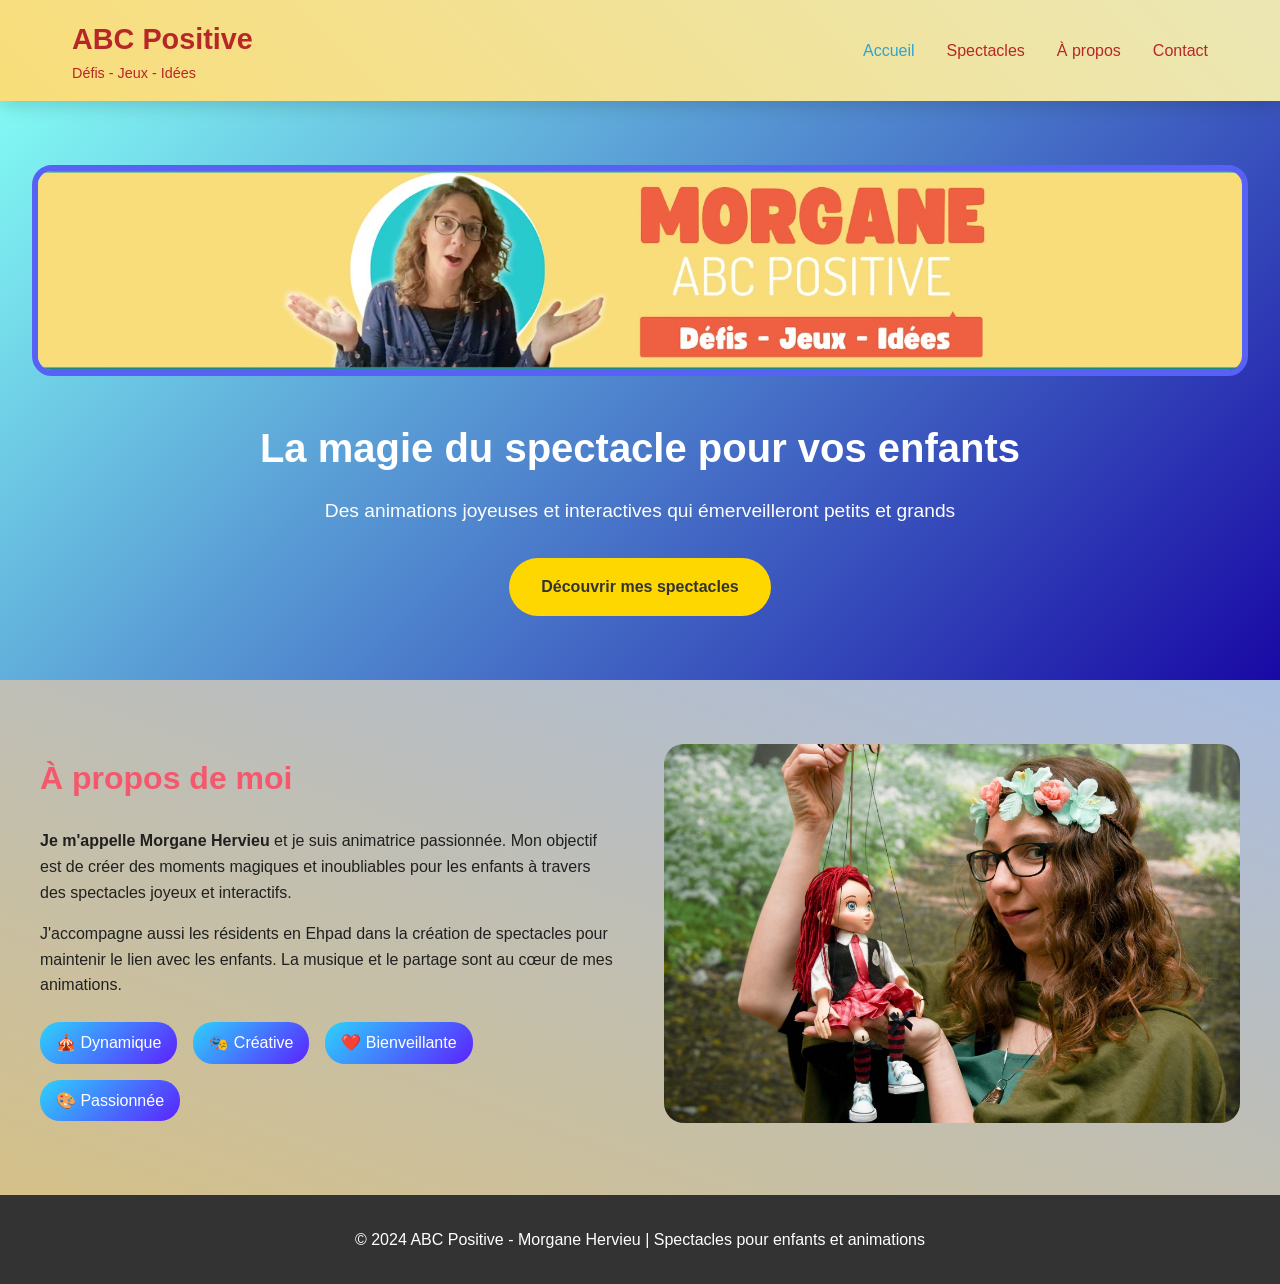
<file: index.html>
<!DOCTYPE html>
<html lang="fr">
<head>
    <meta charset="UTF-8">
    <meta name="viewport" content="width=device-width, initial-scale=1.0">
    <title>ABC Positive - Accueil</title>
    <link rel="stylesheet" href="style.css">
</head>
<body>
    <div class="main-content">
        <header>
            <nav>
                <div class="logo">
                    <h1>ABC Positive</h1>
                    <p>Défis - Jeux - Idées</p>
                </div>
                <ul class="nav-links">
                    <li><a href="index.html">Accueil</a></li>
                    <li><a href="spectacle.html">Spectacles</a></li>
                    <li><a href="#a-propos">À propos</a></li>
                    <li><a href="contact.html">Contact</a></li>
                </ul>
            </nav>
        </header>

        <section class="hero">
            <div class="hero-content">
                <img src="img/banner.jpg" alt="ABC Positive" class="hero-image">
                <h2>La magie du spectacle pour vos enfants</h2>
                <p>Des animations joyeuses et interactives qui émerveilleront petits et grands</p>
                <a href="spectacle.html" class="cta-button">Découvrir mes spectacles</a>
            </div>
        </section>

        <section id="a-propos" class="a-propos">
            <div class="about-container">
                <div class="about-text">
                    <h2>À propos de moi</h2>
                    <p><strong>Je m'appelle Morgane Hervieu</strong> et je suis animatrice passionnée. Mon objectif est de créer des moments magiques et inoubliables pour les enfants à travers des spectacles joyeux et interactifs.</p>
                    <p>J'accompagne aussi les résidents en Ehpad dans la création de spectacles pour maintenir le lien avec les enfants. La musique et le partage sont au cœur de mes animations.</p>
                    <div class="qualities">
                        <span>🎪 Dynamique</span>
                        <span>🎭 Créative</span>
                        <span>❤️ Bienveillante</span>
                        <span>🎨 Passionnée</span>
                    </div>
                </div>
                <div class="about-image">
                    <img src="img/poupée.jpg" alt="Morgane" class="about-img">
                </div>
            </div>
        </section>

        <footer>
            <p>&copy; 2024 ABC Positive - Morgane Hervieu | Spectacles pour enfants et animations</p>
        </footer>
    </div>

    <script src="script.js"></script>
</body>
</html>
</file>
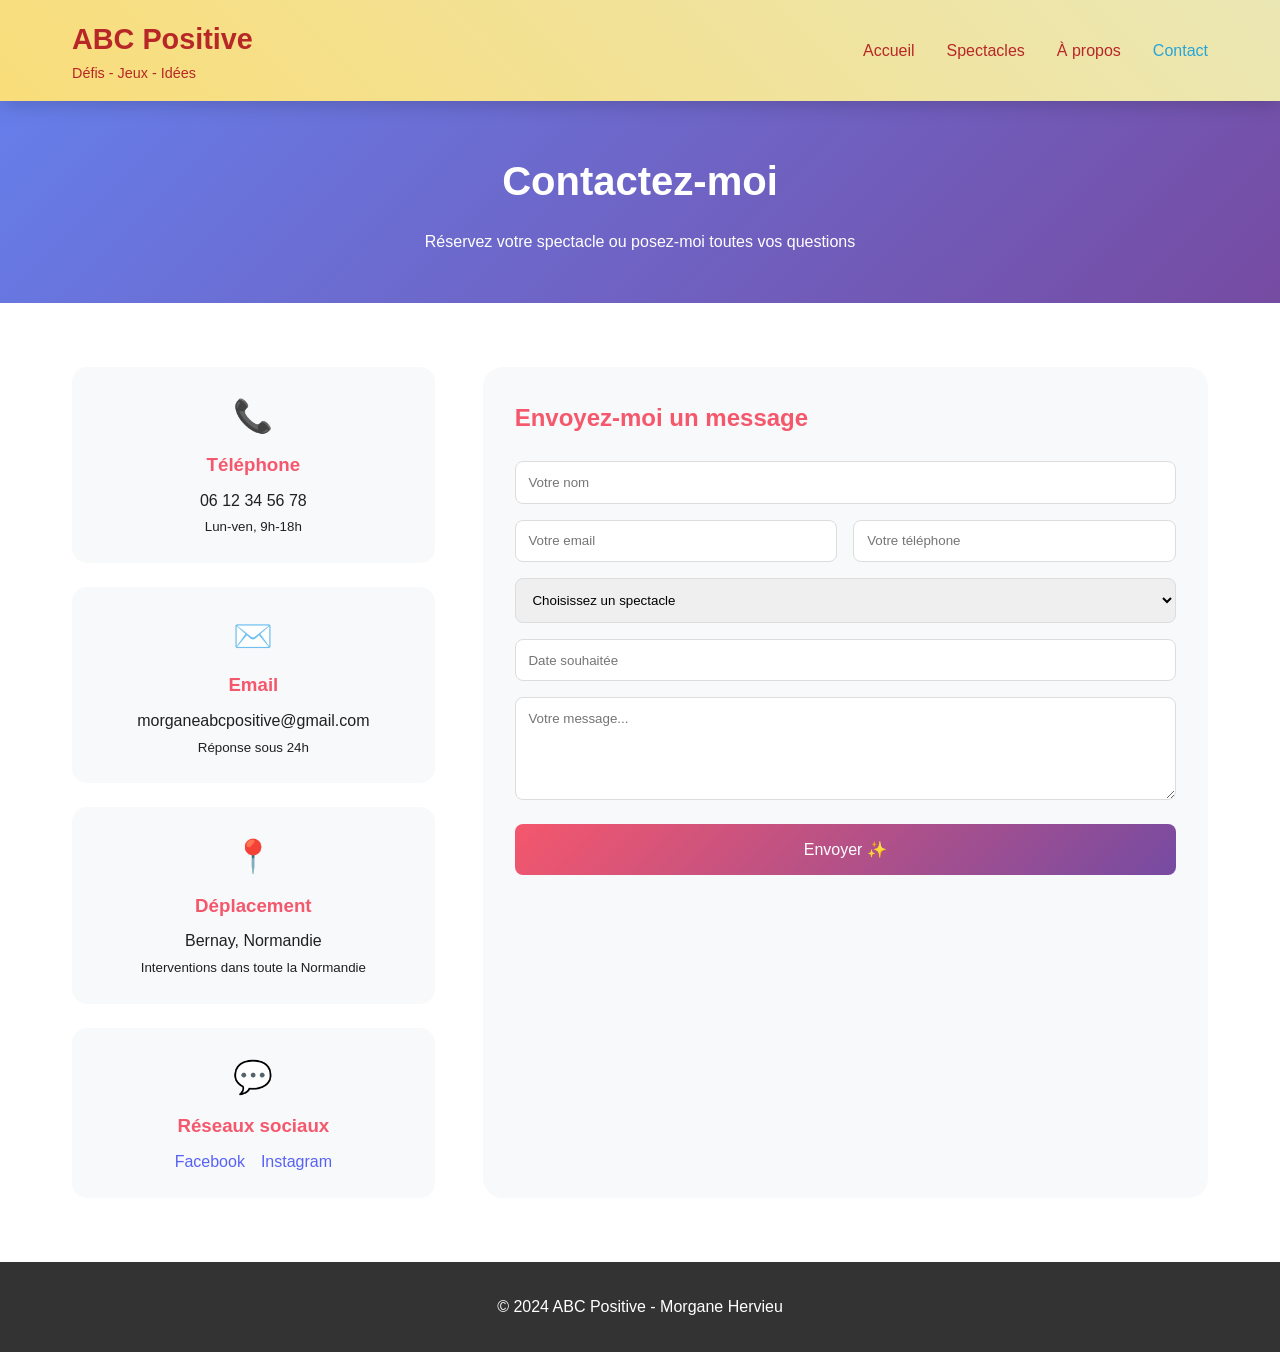
<file: contact.html>
<!DOCTYPE html>
<html lang="fr">
<head>
    <meta charset="UTF-8">
    <meta name="viewport" content="width=device-width, initial-scale=1.0">
    <title>ABC Positive - Contact</title>
    <link rel="stylesheet" href="style.css">
</head>
<body>
    <div class="main-content">
        <header>
            <nav>
                <div class="logo">
                    <h1>ABC Positive</h1>
                    <p>Défis - Jeux - Idées</p>
                </div>
                <ul class="nav-links">
                    <li><a href="index.html">Accueil</a></li>
                    <li><a href="spectacle.html">Spectacles</a></li>
                    <li><a href="index.html#a-propos">À propos</a></li>
                    <li><a href="contact.html">Contact</a></li>
                </ul>
            </nav>
        </header>

        <section class="page-header">
            <h1>Contactez-moi</h1>
            <p>Réservez votre spectacle ou posez-moi toutes vos questions</p>
        </section>

        <section class="contact-page">
            <div class="contact-grid">
                <div class="contact-infos">
                    <div class="info-card">
                        <div class="info-icon">📞</div>
                        <h3>Téléphone</h3>
                        <p>06 12 34 56 78</p>
                        <small>Lun-ven, 9h-18h</small>
                    </div>
                    <div class="info-card">
                        <div class="info-icon">✉️</div>
                        <h3>Email</h3>
                        <p>morganeabcpositive@gmail.com</p>
                        <small>Réponse sous 24h</small>
                    </div>
                    <div class="info-card">
                        <div class="info-icon">📍</div>
                        <h3>Déplacement</h3>
                        <p>Bernay, Normandie</p>
                        <small>Interventions dans toute la Normandie</small>
                    </div>
                    <div class="info-card">
                        <div class="info-icon">💬</div>
                        <h3>Réseaux sociaux</h3>
                        <div class="social-links-page">
                            <a href="https://www.facebook.com/profile.php?id=100089754703983" target="_blank">Facebook</a>
                            <a href="https://www.instagram.com/abc.positive/" target="_blank">Instagram</a>
                        </div>
                    </div>
                </div>

                <div class="contact-form-page">
                    <h2>Envoyez-moi un message</h2>
                    <form action="#" method="post">
                        <div class="form-group">
                            <input type="text" placeholder="Votre nom" required>
                        </div>
                        <div class="form-row">
                            <div class="form-group">
                                <input type="email" placeholder="Votre email" required>
                            </div>
                            <div class="form-group">
                                <input type="tel" placeholder="Votre téléphone">
                            </div>
                        </div>
                        <div class="form-group">
                            <select required>
                                <option value="">Choisissez un spectacle</option>
                                <option>La Lumière Luna du père Noël</option>
                                <option>Spectacle intergénérationnel</option>
                                <option>Musée Joyeux Mom'Art</option>
                                <option>Fête d'anniversaire animée</option>
                            </select>
                        </div>
                        <div class="form-group">
                            <input type="text" placeholder="Date souhaitée">
                        </div>
                        <div class="form-group">
                            <textarea placeholder="Votre message..." rows="5" required></textarea>
                        </div>
                        <button type="submit" class="submit-btn">Envoyer ✨</button>
                    </form>
                </div>
            </div>
        </section>

        <footer>
            <p>&copy; 2024 ABC Positive - Morgane Hervieu</p>
        </footer>
    </div>

    <script src="script.js"></script>
</body>
</html>
</file>
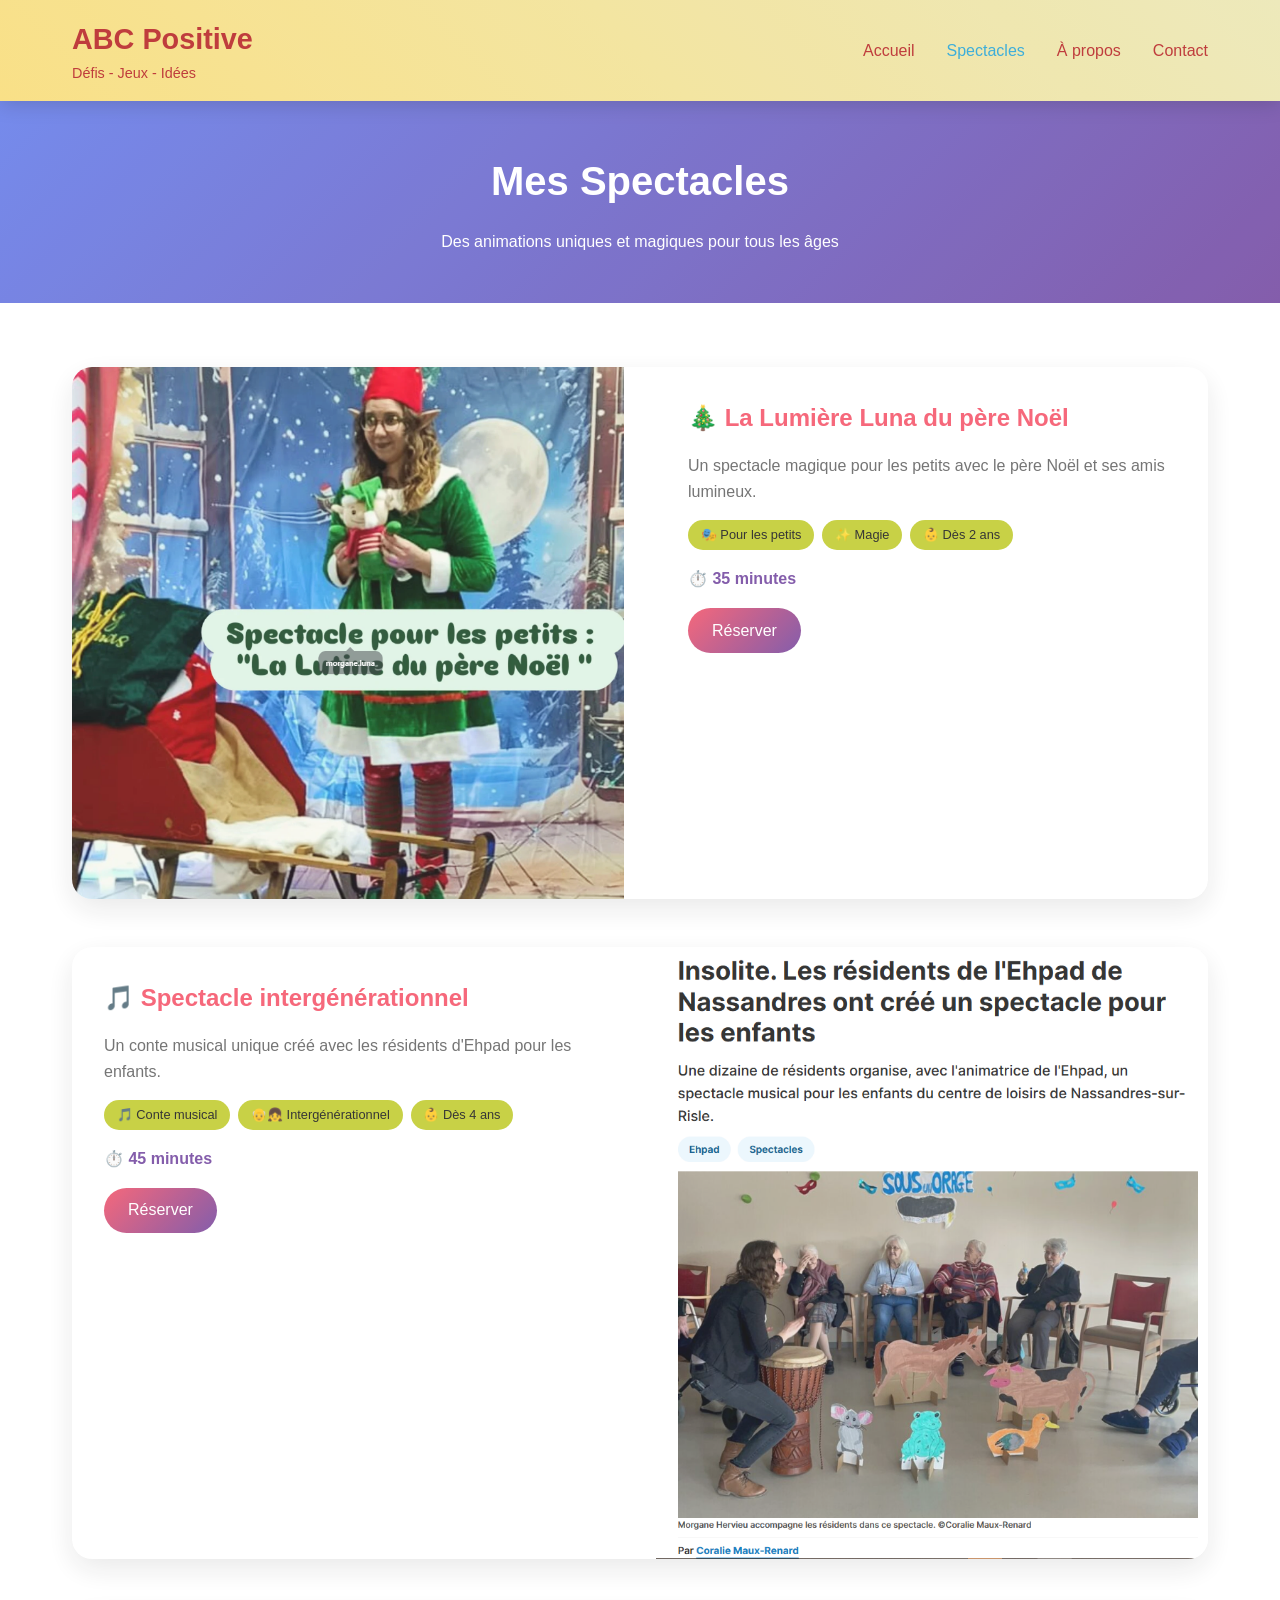
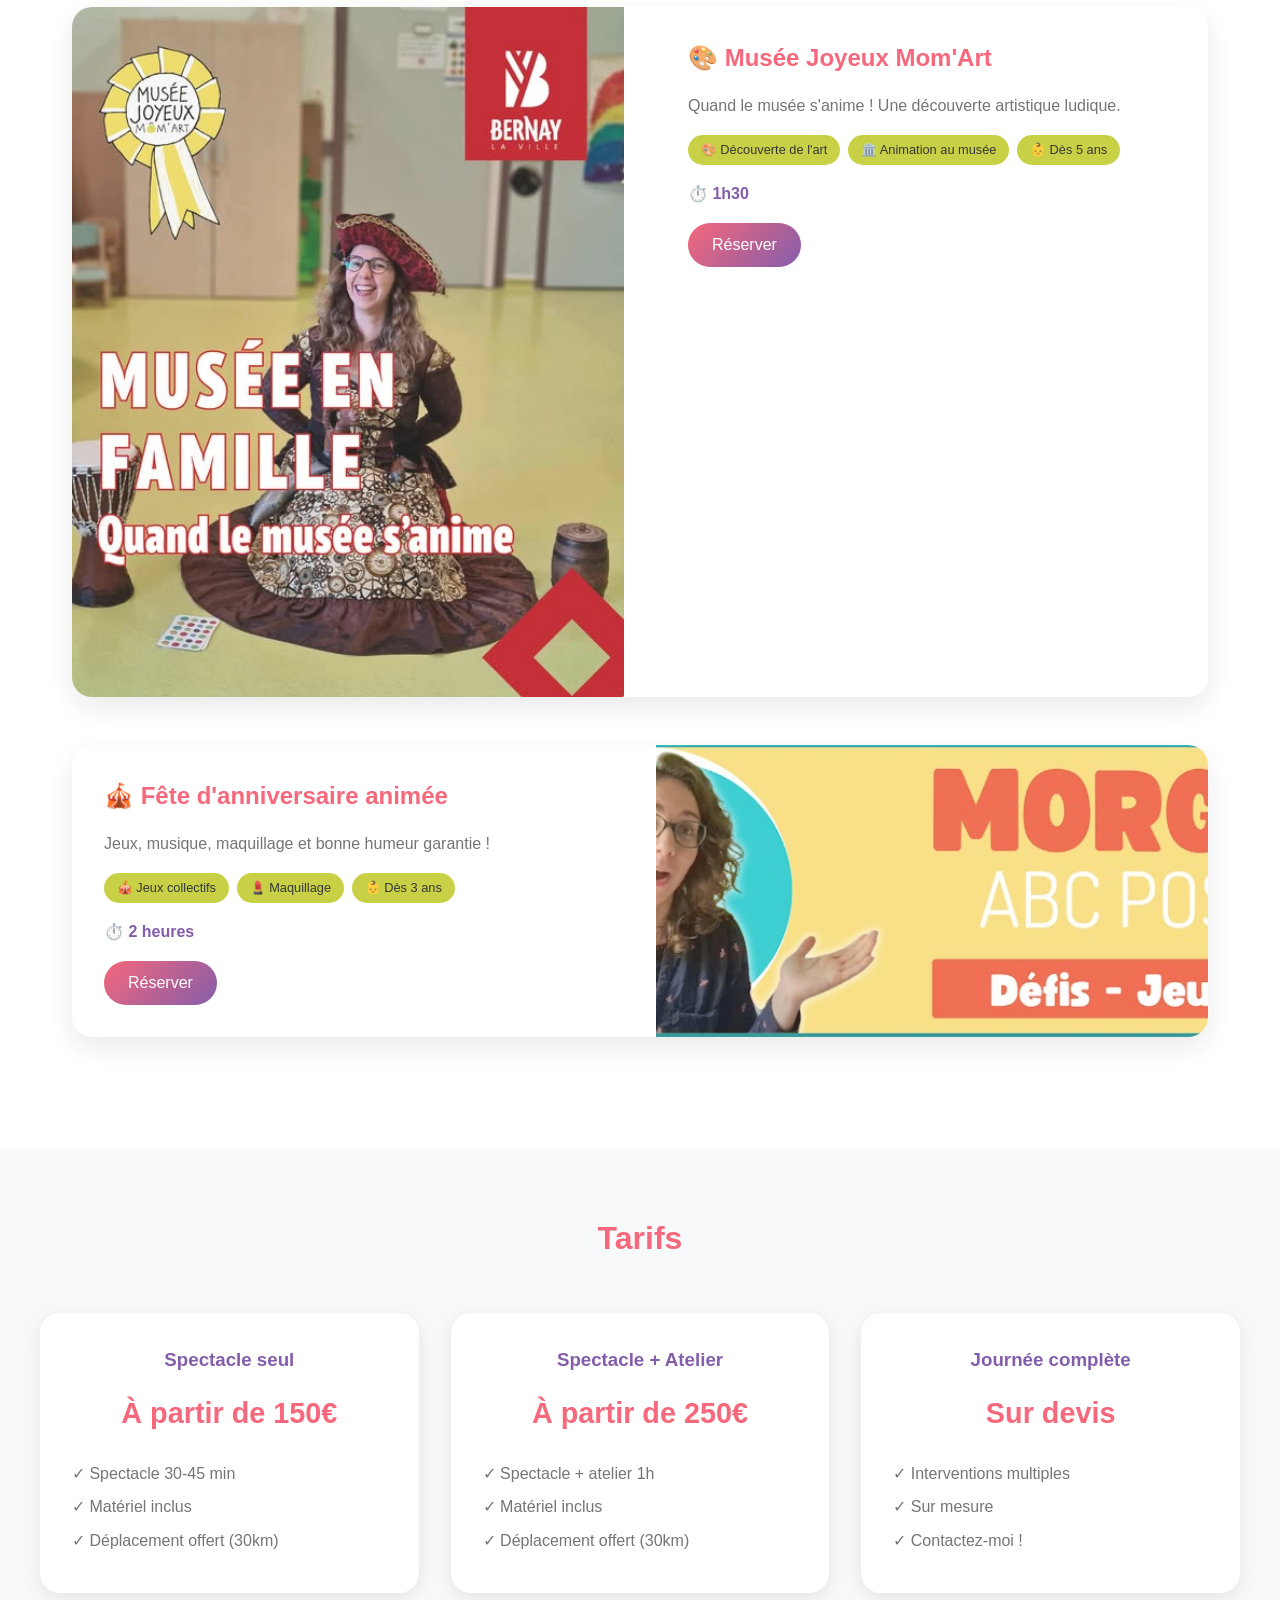
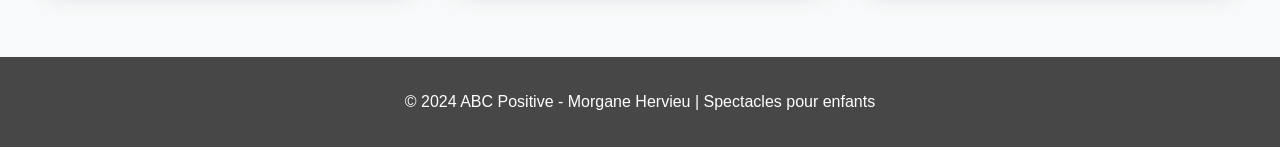
<file: spectacle.html>
<!DOCTYPE html>
<html lang="fr">
<head>
    <meta charset="UTF-8">
    <meta name="viewport" content="width=device-width, initial-scale=1.0">
    <title>ABC Positive - Mes Spectacles</title>
    <link rel="stylesheet" href="style.css">
</head>
<body>
    <!-- Animation rideau de théâtre -->
    <div class="curtain-overlay" id="curtainOverlay">
        <div class="curtain-left"></div>
        <div class="curtain-right"></div>
        <div class="curtain-top"></div>
    </div>

    <div class="main-content" id="mainContent">
        <header>
            <nav>
                <div class="logo">
                    <h1>ABC Positive</h1>
                    <p>Défis - Jeux - Idées</p>
                </div>
                <ul class="nav-links">
                    <li><a href="index.html">Accueil</a></li>
                    <li><a href="spectacle.html">Spectacles</a></li>
                    <li><a href="index.html#a-propos">À propos</a></li>
                    <li><a href="contact.html">Contact</a></li>
                </ul>
            </nav>
        </header>

        <section class="page-header">
            <h1>Mes Spectacles</h1>
            <p>Des animations uniques et magiques pour tous les âges</p>
        </section>

        <section class="spectacles-page">
            <!-- Spectacle 1 -->
            <div class="spectacle-card">
                <img src="img/lutin.png" alt="La Lumière Luna" class="spectacle-img">
                <div class="spectacle-info">
                    <h2>🎄 La Lumière Luna du père Noël</h2>
                    <p>Un spectacle magique pour les petits avec le père Noël et ses amis lumineux.</p>
                    <div class="spectacle-features">
                        <span>🎭 Pour les petits</span>
                        <span>✨ Magie</span>
                        <span>👶 Dès 2 ans</span>
                    </div>
                    <div class="spectacle-duration">⏱️ 35 minutes</div>
                    <a href="contact.html" class="btn-reserver">Réserver</a>
                </div>
            </div>

            <!-- Spectacle 2 -->
            <div class="spectacle-card reverse">
                <img src="img/ephad.png" alt="Spectacle intergénérationnel" class="spectacle-img">
                <div class="spectacle-info">
                    <h2>🎵 Spectacle intergénérationnel</h2>
                    <p>Un conte musical unique créé avec les résidents d'Ehpad pour les enfants.</p>
                    <div class="spectacle-features">
                        <span>🎵 Conte musical</span>
                        <span>👴👧 Intergénérationnel</span>
                        <span>👶 Dès 4 ans</span>
                    </div>
                    <div class="spectacle-duration">⏱️ 45 minutes</div>
                    <a href="contact.html" class="btn-reserver">Réserver</a>
                </div>
            </div>

            <!-- Spectacle 3 -->
            <div class="spectacle-card">
                <img src="img/musée.jpg" alt="Musée Joyeux Mom'Art" class="spectacle-img">
                <div class="spectacle-info">
                    <h2>🎨 Musée Joyeux Mom'Art</h2>
                    <p>Quand le musée s'anime ! Une découverte artistique ludique.</p>
                    <div class="spectacle-features">
                        <span>🎨 Découverte de l'art</span>
                        <span>🏛️ Animation au musée</span>
                        <span>👶 Dès 5 ans</span>
                    </div>
                    <div class="spectacle-duration">⏱️ 1h30</div>
                    <a href="contact.html" class="btn-reserver">Réserver</a>
                </div>
            </div>

            <!-- Spectacle 4 -->
            <div class="spectacle-card reverse">
                <img src="img/banner.jpg" alt="Fête animée" class="spectacle-img">
                <div class="spectacle-info">
                    <h2>🎪 Fête d'anniversaire animée</h2>
                    <p>Jeux, musique, maquillage et bonne humeur garantie !</p>
                    <div class="spectacle-features">
                        <span>🎪 Jeux collectifs</span>
                        <span>💄 Maquillage</span>
                        <span>👶 Dès 3 ans</span>
                    </div>
                    <div class="spectacle-duration">⏱️ 2 heures</div>
                    <a href="contact.html" class="btn-reserver">Réserver</a>
                </div>
            </div>
        </section>

        <section class="tarifs-section">
            <h2>Tarifs</h2>
            <div class="tarifs-grid">
                <div class="tarif-card">
                    <h3>Spectacle seul</h3>
                    <p class="prix">À partir de 150€</p>
                    <ul>
                        <li>✓ Spectacle 30-45 min</li>
                        <li>✓ Matériel inclus</li>
                        <li>✓ Déplacement offert (30km)</li>
                    </ul>
                </div>
                <div class="tarif-card">
                    <h3>Spectacle + Atelier</h3>
                    <p class="prix">À partir de 250€</p>
                    <ul>
                        <li>✓ Spectacle + atelier 1h</li>
                        <li>✓ Matériel inclus</li>
                        <li>✓ Déplacement offert (30km)</li>
                    </ul>
                </div>
                <div class="tarif-card">
                    <h3>Journée complète</h3>
                    <p class="prix">Sur devis</p>
                    <ul>
                        <li>✓ Interventions multiples</li>
                        <li>✓ Sur mesure</li>
                        <li>✓ Contactez-moi !</li>
                    </ul>
                </div>
            </div>
        </section>

        <footer>
            <p>&copy; 2024 ABC Positive - Morgane Hervieu | Spectacles pour enfants</p>
        </footer>
    </div>

    <script src="script.js"></script>
</body>
</html>
</file>
<file: style.css>
/* ========== RESET ========== */
* {
    margin: 0;
    padding: 0;
    box-sizing: border-box;
}

body {
    font-family: 'Segoe UI', Tahoma, Geneva, Verdana, sans-serif;
    line-height: 1.6;
    color: #202020;
}

/* ========== ANIMATION RIDEAU ========== */
.curtain-overlay {
    position: fixed;
    top: 0;
    left: 0;
    width: 100%;
    height: 100%;
    z-index: 10000;
    pointer-events: none;
}

.curtain-left {
    position: absolute;
    top: 0;
    left: 0;
    width: 50%;
    height: 100%;
    background-color: linear-gradient(135deg, #8B0000 0%, #CD5C5C 50%, #8B0000 100%);
    background-image: repeating-linear-gradient(90deg, rgb(255, 5, 5) 0px, rgb(255, 0, 0) 2px, transparent 2px, transparent 8px);
    transform: translateX(0);
    transition: transform 1.2s cubic-bezier(0.77, 0, 0.18, 1);
    z-index: 10001;
}

.curtain-right {
    position: absolute;
    top: 0;
    right: 0;
    width: 50%;
    height: 100%;
    background: linear-gradient(135deg, #8B0000 0%, #CD5C5C 50%, #8B0000 100%);
    background-image: repeating-linear-gradient(90deg, rgb(255, 0, 0) 0px, rgb(255, 0, 0) 2px, transparent 2px, transparent 8px);
    transform: translateX(0);
    transition: transform 1.2s cubic-bezier(0.77, 0, 0.18, 1);
    z-index: 10001;
}



/* Ouverture du rideau */
.curtain-overlay.open .curtain-left {
    transform: translateX(-100%);
}

.curtain-overlay.open .curtain-right {
    transform: translateX(100%);
}

/* Contenu principal caché au début sur la page spectacle */
.main-content {
   opacity: 1;
}

/* ========== HEADER ========== */
header {
    background: linear-gradient(-135deg, #ebe7b4 0%, #F9DD7A 100%);
    padding: 1rem 0;
    position: sticky;
    top: 0;
    width: 100%;
    z-index: 1000;
    box-shadow: 0 2px 20px rgba(0, 0, 0, 0.2);
}

nav {
    max-width: 1200px;
    margin: 0 auto;
    display: flex;
    justify-content: space-between;
    align-items: center;
    padding: 0 2rem;
}

.logo h1 {
    font-size: 1.8rem;
    color: rgb(184, 39, 39);
}

.logo p {
    font-size: 0.9rem;
    color: rgb(184, 39, 39);
}

.nav-links {
    display: flex;
    list-style: none;
    gap: 2rem;
}

.nav-links a {
    color: rgb(184, 39, 39);
    text-decoration: none;
    font-weight: 500;
    transition: color 0.3s ease;
}

.nav-links a:hover, .nav-links a.active {
    color: #28a5d6;
}

/* ========== ACCUEIL ========== */
.hero {
    background: linear-gradient(135deg, #82faf4 0%, #1909a5 100%);
    color: white;
    text-align: center;
    padding: 4rem 2rem;
}

.hero-image {
    max-width: 100%;
    border-radius: 20px;
    margin-bottom: 2rem;
    border: 6px solid #5762f5;
}

.hero-content h2 {
    font-size: 2.5rem;
    margin-bottom: 1rem;
}

.hero-content p {
    font-size: 1.2rem;
    margin-bottom: 2rem;
}

.cta-button {
    display: inline-block;
    background: #ffd700;
    color: #333;
    padding: 1rem 2rem;
    text-decoration: none;
    border-radius: 50px;
    font-weight: bold;
    transition: transform 0.3s ease;
}

.cta-button:hover {
    transform: translateY(-2px);
}

/* ========== À PROPOS ========== */
.a-propos {
    background: linear-gradient(-160deg, #3a66b96e 0%, #b9973a9a 100%);
    padding: 4rem 2rem;
}

.about-container {
    max-width: 1200px;
    margin: 0 auto;
    display: grid;
    grid-template-columns: 1fr 1fr;
    gap: 3rem;
    align-items: center;
}

.about-text h2 {
    font-size: 2rem;
    margin-bottom: 1.5rem;
    color: #f5576c;
}

.about-text p {
    margin-bottom: 1rem;
}

.about-img {
    width: 100%;
    border-radius: 20px;
}

.qualities {
    display: flex;
    flex-wrap: wrap;
    gap: 1rem;
    margin-top: 1.5rem;
}

.qualities span {
    background: linear-gradient(135deg, #2dd2fc 0%, #5c21ff 100%);
    color: white;
    padding: 0.5rem 1rem;
    border-radius: 20px;
}

/* ========== PAGE SPECTACLES ========== */
.page-header {
    background: linear-gradient(135deg, #667eea 0%, #764ba2 100%);
    color: white;
    text-align: center;
    padding: 3rem 2rem;
}

.page-header h1 {
    font-size: 2.5rem;
    margin-bottom: 1rem;
}

.spectacles-page {
    max-width: 1200px;
    margin: 0 auto;
    padding: 4rem 2rem;
}

.spectacle-card {
    display: grid;
    grid-template-columns: 1fr 1fr;
    gap: 2rem;
    background: white;
    border-radius: 20px;
    overflow: hidden;
    margin-bottom: 3rem;
    box-shadow: 0 10px 30px rgba(0,0,0,0.1);
    transition: transform 0.3s ease;
}

.spectacle-card:hover {
    transform: translateY(-5px);
}

.spectacle-card.reverse {
    direction: rtl;
}

.spectacle-card.reverse .spectacle-info {
    direction: ltr;
}

.spectacle-img {
    width: 100%;
    height: 100%;
    object-fit: cover;
    min-height: 250px;
}

.spectacle-info {
    padding: 2rem;
}

.spectacle-info h2 {
    color: #f5576c;
    margin-bottom: 1rem;
}

.spectacle-info p {
    color: #666;
    margin-bottom: 1rem;
}

.spectacle-features {
    display: flex;
    flex-wrap: wrap;
    gap: 0.5rem;
    margin-bottom: 1rem;
}

.spectacle-features span {
    background: #c2cc31;
    padding: 0.3rem 0.8rem;
    border-radius: 20px;
    font-size: 0.8rem;
}

.spectacle-duration {
    margin-bottom: 1rem;
    color: #764ba2;
    font-weight: bold;
}

.btn-reserver {
    display: inline-block;
    background: linear-gradient(135deg, #f5576c 0%, #764ba2 100%);
    color: white;
    padding: 0.6rem 1.5rem;
    text-decoration: none;
    border-radius: 50px;
    transition: transform 0.3s ease;
}

.btn-reserver:hover {
    transform: translateY(-2px);
}

/* ========== TARIFS ========== */
.tarifs-section {
    background: #f8f9fa;
    padding: 4rem 2rem;
    text-align: center;
}

.tarifs-section h2 {
    font-size: 2rem;
    margin-bottom: 3rem;
    color: #f5576c;
}

.tarifs-grid {
    max-width: 1200px;
    margin: 0 auto;
    display: grid;
    grid-template-columns: repeat(auto-fit, minmax(280px, 1fr));
    gap: 2rem;
}

.tarif-card {
    background: white;
    padding: 2rem;
    border-radius: 20px;
    box-shadow: 0 5px 20px rgba(0,0,0,0.1);
}

.tarif-card h3 {
    color: #764ba2;
    margin-bottom: 1rem;
}

.prix {
    font-size: 1.8rem;
    font-weight: bold;
    color: #f5576c;
    margin-bottom: 1.5rem;
}

.tarif-card ul {
    list-style: none;
    text-align: left;
}

.tarif-card ul li {
    margin: 0.5rem 0;
    color: #666;
}

/* ========== PAGE CONTACT ========== */
.contact-page {
    max-width: 1200px;
    margin: 0 auto;
    padding: 4rem 2rem;
}

.contact-grid {
    display: grid;
    grid-template-columns: 1fr 2fr;
    gap: 3rem;
}

.contact-infos {
    display: grid;
    gap: 1.5rem;
}

.info-card {
    background: #f8f9fa;
    padding: 1.5rem;
    border-radius: 15px;
    text-align: center;
}

.info-icon {
    font-size: 2rem;
    margin-bottom: 0.5rem;
}

.info-card h3 {
    color: #f5576c;
    margin-bottom: 0.5rem;
}

.social-links-page {
    display: flex;
    justify-content: center;
    gap: 1rem;
    margin-top: 0.5rem;
}

.social-links-page a {
    color: #5762f5;
    text-decoration: none;
}

.contact-form-page {
    background: #f8f9fa;
    padding: 2rem;
    border-radius: 20px;
}

.contact-form-page h2 {
    color: #f5576c;
    margin-bottom: 1.5rem;
}

.form-group {
    margin-bottom: 1rem;
}

.form-row {
    display: grid;
    grid-template-columns: 1fr 1fr;
    gap: 1rem;
}

.form-group input, .form-group select, .form-group textarea {
    width: 100%;
    padding: 0.8rem;
    border: 1px solid #ddd;
    border-radius: 8px;
    font-family: inherit;
}

.submit-btn {
    width: 100%;
    background: linear-gradient(135deg, #f5576c 0%, #764ba2 100%);
    color: white;
    padding: 1rem;
    border: none;
    border-radius: 8px;
    cursor: pointer;
    font-size: 1rem;
}

/* ========== FOOTER ========== */
footer {
    background: #333;
    color: white;
    text-align: center;
    padding: 2rem;
}

/* ========== RESPONSIVE ========== */
@media (max-width: 768px) {
    nav {
        flex-direction: column;
        text-align: center;
    }
    
    .nav-links {
        margin-top: 1rem;
        gap: 1rem;
        flex-wrap: wrap;
        justify-content: center;
    }
    
    .about-container, .contact-grid, .spectacle-card {
        grid-template-columns: 1fr;
    }
    
    .spectacle-card.reverse {
        direction: ltr;
    }
    
    .form-row {
        grid-template-columns: 1fr;
    }
    
    .hero-content h2, .page-header h1 {
        font-size: 1.8rem;
    }
}
</file>
